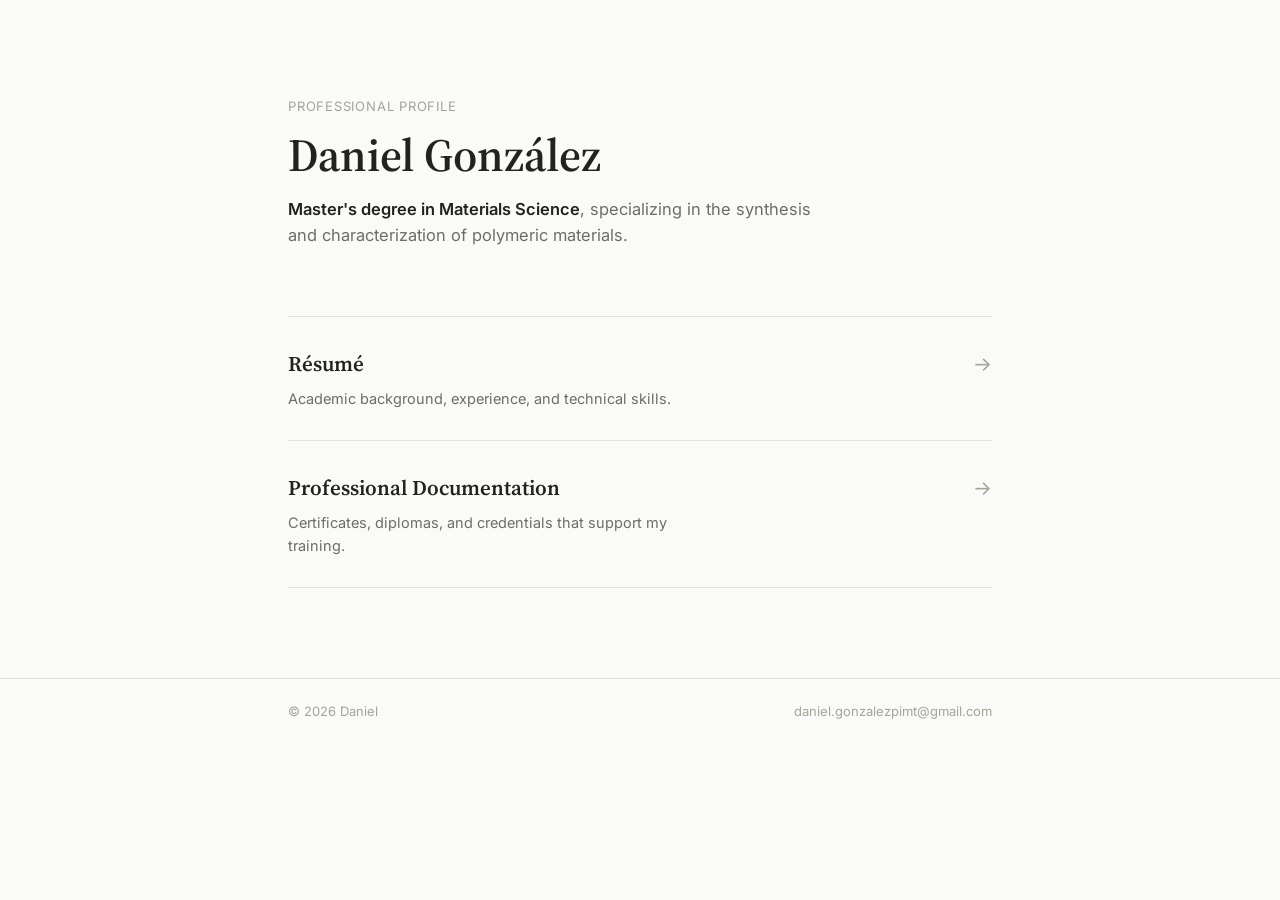
<file: index.html>
<!DOCTYPE html>
<html lang="en">
<head>
<meta charset="UTF-8">
<meta name="viewport" content="width=device-width, initial-scale=1.0">
<title>Daniel — Professional Profile</title>
<link rel="preconnect" href="https://fonts.googleapis.com">
<link href="https://fonts.googleapis.com/css2?family=Source+Serif+4:opsz,wght@8..60,400;8..60,600&family=Inter:wght@400;500;600&display=swap" rel="stylesheet">
<link rel="stylesheet" href="styles.css">
<style>
  .hero{ padding: 96px 0 12px; }
  .hero h1{
    font-family: var(--font-serif);
    font-weight: 600;
    font-size: clamp(32px, 5.5vw, 46px);
    line-height: 1.15;
    color: var(--text);
  }
  .hero p.subtitle{
    margin-top: 14px;
    max-width: 54ch;
    color: var(--text-muted);
    font-size: 16.5px;
  }
  .hero p.subtitle strong{ color: var(--text); font-weight:600; }

  .index-list{
    margin-top: 56px;
    border-top: 1px solid var(--border);
  }
  .index-item{
    display:flex;
    align-items:baseline;
    justify-content:space-between;
    gap: 24px;
    padding: 30px 0;
    border-bottom: 1px solid var(--border);
    transition: padding-left .15s ease;
  }
  .index-item:hover{ padding-left: 6px; }
  .index-item .item-main h2{
    font-family: var(--font-serif);
    font-size: 21px;
    font-weight: 600;
    margin-bottom: 6px;
  }
  .index-item .item-main p{
    color: var(--text-muted);
    font-size: 14.5px;
    max-width: 44ch;
  }
  .index-item .item-arrow{
    font-size: 20px;
    color: var(--text-dim);
    transition: color .15s ease, transform .15s ease;
    white-space: nowrap;
  }
  .index-item:hover .item-arrow{ color: var(--accent); transform: translateX(3px); }
  .index-item a.stretch{ position:absolute; inset:0; }
  .index-item{ position:relative; }
</style>
</head>
<body>

<main class="wrap">

  <section class="hero">
    <p class="eyebrow">Professional profile</p>
    <h1>Daniel González</h1>
    <p class="subtitle">
      <strong>Master's degree in Materials Science</strong>, specializing in the
      synthesis and characterization of polymeric materials.
    </p>
  </section>

  <section class="index-list" aria-label="Site sections">

    <article class="index-item">
      <a class="stretch" href="cv.html" aria-label="Go to Résumé"></a>
      <div class="item-main">
        <h2>Résumé</h2>
        <p>Academic background, experience, and technical skills.</p>
      </div>
      <span class="item-arrow">→</span>
    </article>

    <article class="index-item">
      <a class="stretch" href="certificados.html" aria-label="Go to Professional Documentation"></a>
      <div class="item-main">
        <h2>Professional Documentation</h2>
        <p>Certificates, diplomas, and credentials that support my training.</p>
      </div>
      <span class="item-arrow">→</span>
    </article>

  </section>

</main>

<footer>
  <div class="wrap">
    <p>© <span id="year"></span> Daniel</p>
    <p>daniel.gonzalezpimt@gmail.com</p>
  </div>
</footer>

<script>document.getElementById('year').textContent = new Date().getFullYear();</script>
</body>
</html>
</file>
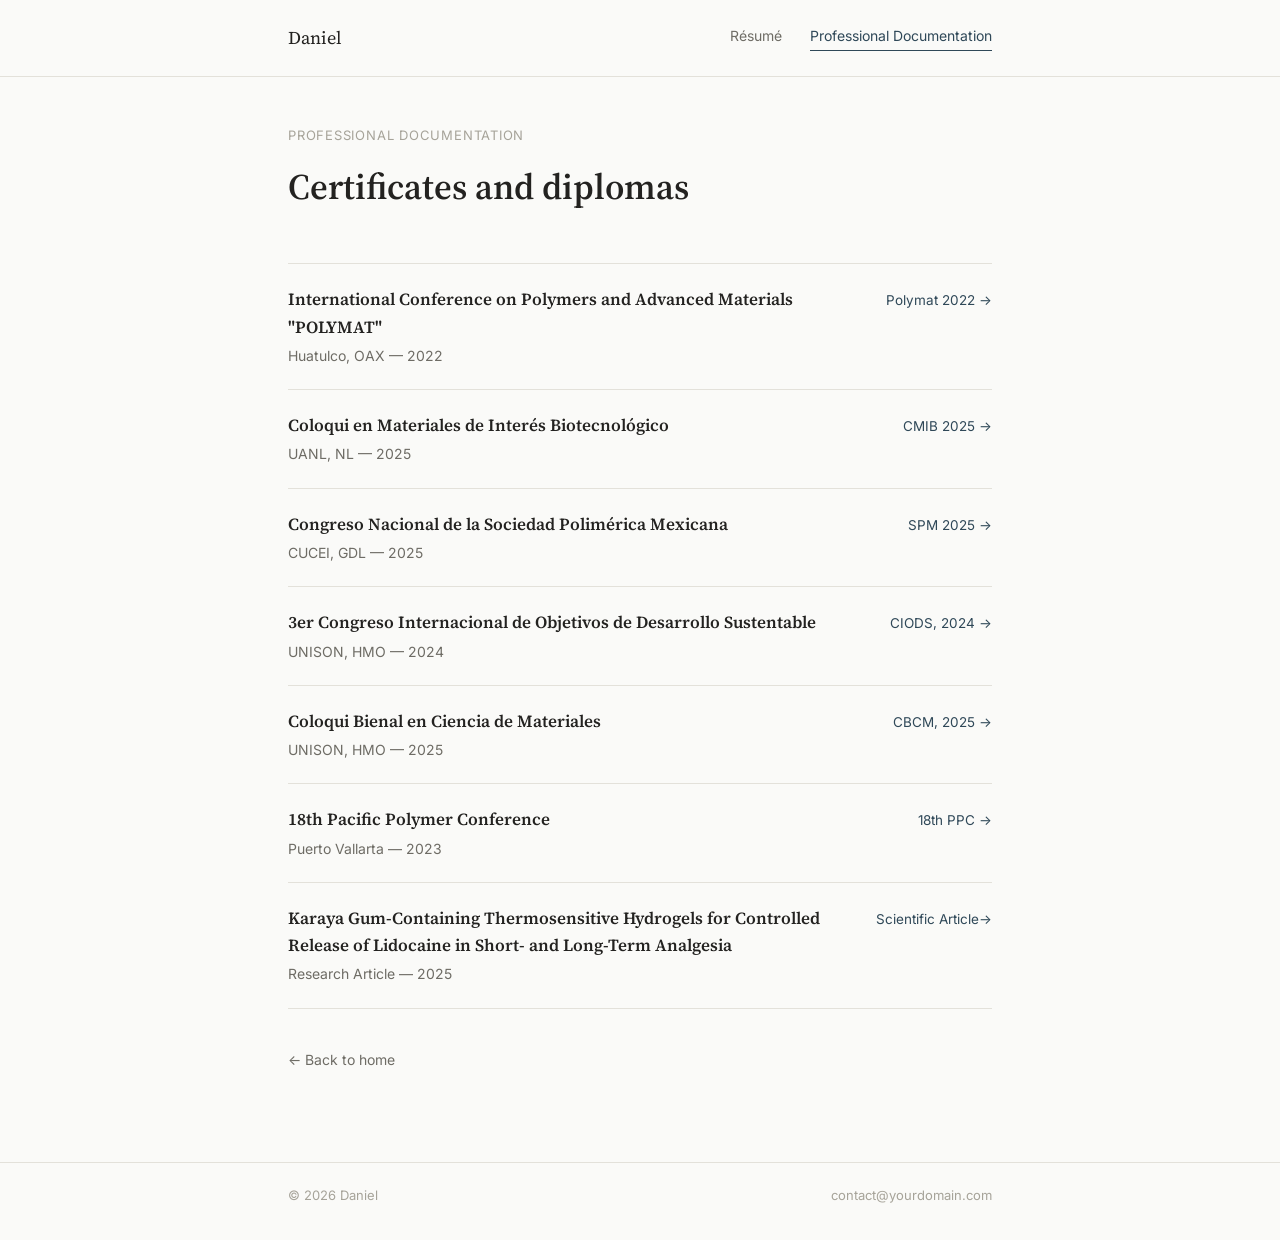
<file: certificados.html>
<!DOCTYPE html>
<html lang="en">
<head>
<meta charset="UTF-8">
<meta name="viewport" content="width=device-width, initial-scale=1.0">
<title>Professional Documentation — Daniel</title>
<link rel="preconnect" href="https://fonts.googleapis.com">
<link href="https://fonts.googleapis.com/css2?family=Source+Serif+4:opsz,wght@8..60,400;8..60,600&family=Inter:wght@400;500;600&display=swap" rel="stylesheet">
<link rel="stylesheet" href="styles.css">
<style>
  .page-head{ padding: 48px 0 8px; }
  .page-head h1{
    font-family: var(--font-serif);
    font-size: clamp(28px, 4.5vw, 36px);
    font-weight: 600;
  }

  .doc-list{ margin-top: 40px; border-top: 1px solid var(--border); }

  .doc-item{
    display:flex; align-items:baseline; justify-content:space-between; gap:20px;
    padding: 22px 0; border-bottom: 1px solid var(--border);
  }
  .doc-item .doc-main h3{
    font-family: var(--font-serif); font-size:17px; font-weight:600; margin-bottom:4px;
  }
  .doc-item .doc-main p{ color:var(--text-muted); font-size:14px; }
  .doc-item a.view{
    font-size: 13.5px; color: var(--accent); white-space:nowrap;
    border-bottom: 1px solid transparent;
  }
  .doc-item a.view:hover{ border-bottom-color: var(--accent); }

  .back{
    display:inline-block; margin-top:40px;
    font-size:14px; color:var(--text-muted);
  }
  .back:hover{ color:var(--accent); }
</style>
</head>
<body>

<header class="topbar">
  <div class="wrap">
    <div class="brand"><a href="index.html">Daniel</a></div>
    <nav>
      <a href="cv.html">Résumé</a>
      <a href="certificados.html" class="active">Professional Documentation</a>
    </nav>
  </div>
</header>

<main class="wrap">

  <div class="page-head">
    <p class="eyebrow">Professional documentation</p>
    <h1>Certificates and diplomas</h1>
  </div>

  <!-- Duplicate .doc-item for each certificate. Place your PDF/image files
       in a "documents" folder next to this HTML file, and point each link
       to the matching filename, e.g.: href="documents/course.pdf" -->
  <div class="doc-list">

    <article class="doc-item">
      <div class="doc-main">
        <h3>
International Conference on Polymers and Advanced Materials
"POLYMAT"</h3>
        <p>Huatulco, OAX — 2022</p>
      </div>
      <a class="view" href="Constancia_1.pdf" target="_blank" rel="noopener">Polymat 2022 →</a>
    </article>

    <article class="doc-item">
      <div class="doc-main">
        <h3>Coloqui en Materiales de Interés Biotecnológico</h3>
        <p>UANL, NL — 2025</p>
      </div>
      <a class="view" href="CMIB25-019-damian.pdf" target="_blank" rel="noopener">CMIB 2025 →</a>
    </article>

    <article class="doc-item">
      <div class="doc-main">
        <h3>Congreso Nacional de la Sociedad Polimérica Mexicana</h3>
        <p>CUCEI, GDL — 2025</p>
      </div>
      <a class="view" href="CNSPM_2025_mio.pdf" target="_blank" rel="noopener">SPM 2025 →</a>
    </article>

    <article class="doc-item">
      <div class="doc-main">
        <h3>3er Congreso Internacional de Objetivos de Desarrollo Sustentable</h3>
        <p>UNISON, HMO — 2024</p>
      </div>
      <a class="view" href="Congreso_CODS.pdf" target="_blank" rel="noopener">CIODS, 2024 →</a>
    </article>    

    <article class="doc-item">
      <div class="doc-main">
        <h3>Coloqui Bienal en Ciencia de Materiales</h3>
        <p>UNISON, HMO — 2025</p>
      </div>
      <a class="view" href="cbcm_2025.pdf" target="_blank" rel="noopener">CBCM, 2025 →</a>
    </article>
    
    <article class="doc-item">
      <div class="doc-main">
        <h3>18th Pacific Polymer Conference</h3>
        <p>Puerto Vallarta — 2023</p>
      </div>
      <a class="view" href="PPC18_Presentation_Certificate.pdf" target="_blank" rel="noopener">18th PPC →</a>
    </article>

    <article class="doc-item">
      <div class="doc-main">
        <h3>Karaya Gum-Containing Thermosensitive Hydrogels for Controlled Release of Lidocaine
            in Short- and Long-Term Analgesia</h3>
        <p>Research Article — 2025</p>
      </div>
      <a class="view" href="Portada_articulo.pdf" target="_blank" rel="noopener">Scientific Article→</a>
    </article>    
    
  </div>

  <a class="back" href="index.html">← Back to home</a>

</main>

<footer>
  <div class="wrap">
    <p>© <span id="year"></span> Daniel</p>
    <p>contact@yourdomain.com</p>
  </div>
</footer>

<script>document.getElementById('year').textContent = new Date().getFullYear();</script>
</body>
</html>
</file>
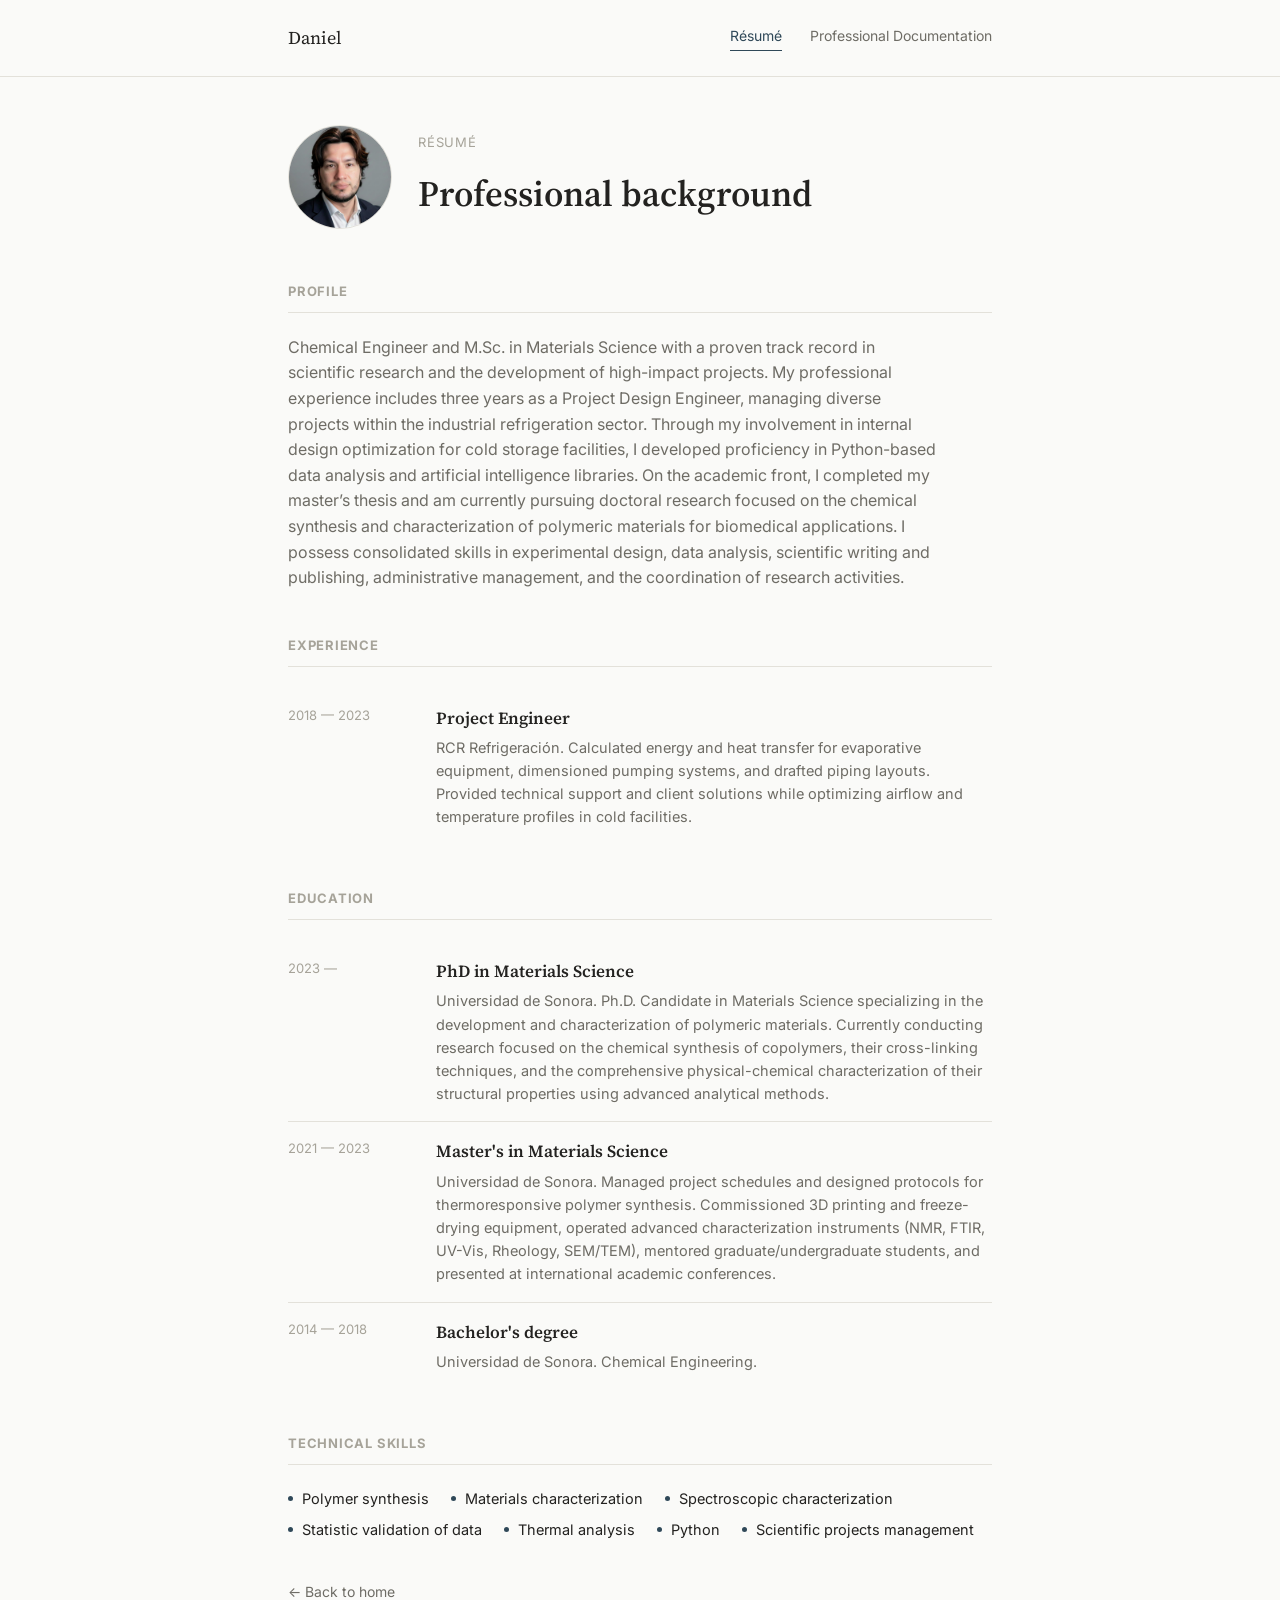
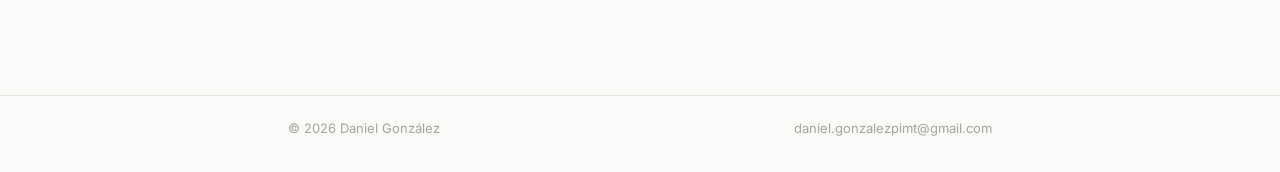
<file: cv.html>
<!DOCTYPE html>
<html lang="en">
<head>
<meta charset="UTF-8">
<meta name="viewport" content="width=device-width, initial-scale=1.0">
<title>Résumé — Daniel</title>
<link rel="preconnect" href="https://fonts.googleapis.com">
<link href="https://fonts.googleapis.com/css2?family=Source+Serif+4:opsz,wght@8..60,400;8..60,600&family=Inter:wght@400;500;600&display=swap" rel="stylesheet">
<link rel="stylesheet" href="styles.css">
<style>
  .page-head{ padding: 48px 0 8px; }
  .page-head-flex{
    display:flex; align-items:center; gap: 26px;
  }
  .page-head h1{
    font-family: var(--font-serif);
    font-size: clamp(28px, 4.5vw, 36px);
    font-weight: 600;
  }
  .profile-photo{
    width: 104px; height: 104px;
    border-radius: 50%;
    object-fit: cover;
    border: 1px solid var(--border);
    flex-shrink: 0;
  }
  .profile-photo-fallback{
    width: 104px; height: 104px;
    border-radius: 50%;
    border: 1px solid var(--border);
    background: var(--accent-soft);
    color: var(--accent);
    font-family: var(--font-serif);
    font-size: 30px;
    align-items: center;
    justify-content: center;
    flex-shrink: 0;
  }
  @media (max-width:480px){
    .page-head-flex{ flex-direction:column; align-items:flex-start; gap:16px; }
  }

  section.block{ margin-top: 44px; }
  section.block h2{
    font-size: 13px; letter-spacing:.06em; text-transform:uppercase;
    color: var(--text-dim); border-bottom:1px solid var(--border);
    padding-bottom: 10px; margin-bottom: 22px;
  }

  .entry{
    display:grid; grid-template-columns: 130px 1fr; gap: 18px;
    padding: 16px 0; border-bottom: 1px solid var(--border);
  }
  .entry:last-child{ border-bottom:none; }
  .entry time{ font-size:13px; color:var(--text-dim); }
  .entry h3{ font-family: var(--font-serif); font-size:17px; font-weight:600; margin-bottom:4px; }
  .entry p{ color:var(--text-muted); font-size:14.5px; }
  @media (max-width:600px){ .entry{ grid-template-columns:1fr; gap:6px; } }

  .skills{ display:flex; flex-wrap:wrap; gap: 8px 22px; }
  .skills span{ font-size:14.5px; color:var(--text); position:relative; padding-left:14px; }
  .skills span::before{
    content:""; position:absolute; left:0; top:9px;
    width:5px; height:5px; border-radius:50%; background:var(--accent);
  }

  .back{
    display:inline-block; margin-top:40px;
    font-size:14px; color:var(--text-muted);
  }
  .back:hover{ color:var(--accent); }
</style>
</head>
<body>

<header class="topbar">
  <div class="wrap">
    <div class="brand"><a href="index.html">Daniel</a></div>
    <nav>
      <a href="cv.html" class="active">Résumé</a>
      <a href="certificados.html">Professional Documentation</a>
    </nav>
  </div>
</header>

<main class="wrap">

  <div class="page-head">
    <div class="page-head-flex">
      <!-- Replace "photo.jpg" with your own image file, placed in this same folder -->
      <img class="profile-photo" src="photo.jpg" alt="Daniel González"
           onerror="this.style.display='none'; this.nextElementSibling.style.display='flex';">
      <div class="profile-photo-fallback" style="display:none;">DG</div>
      <div>
        <p class="eyebrow">Résumé</p>
        <h1>Professional background</h1>
      </div>
    </div>
  </div>

  <!-- Short profile — edit this paragraph -->
  <section class="block">
    <h2>Profile</h2>
    <p style="color:var(--text-muted); max-width:65ch;">
      Chemical Engineer and M.Sc. in Materials Science with a proven track record in scientific research and the development of high-impact projects. My professional experience includes three years as a Project Design Engineer, managing diverse projects within the industrial refrigeration sector. Through my involvement in internal design optimization for cold storage facilities, I developed proficiency in Python-based data analysis and artificial intelligence libraries. On the academic front, I completed my master’s thesis and am currently pursuing doctoral research focused on the chemical synthesis and characterization of polymeric materials for biomedical applications. I possess consolidated skills in experimental design, data analysis, scientific writing and publishing, administrative management, and the coordination of research activities. 
    </p>
  </section>

  <!-- Experience — duplicate .entry for each position -->
  <section class="block">
    <h2>Experience</h2>
    <div class="entry">
      <time>2018 — 2023</time>
      <div>
        <h3>Project Engineer</h3>
        <p style="color:var(--text-muted); max-width:65ch;">
        <p>RCR Refrigeración. Calculated energy and heat transfer for evaporative equipment, dimensioned pumping systems, and drafted piping layouts. Provided technical support and client solutions while optimizing airflow and temperature profiles in cold facilities.</p>
      </div>
    </div>
  </section>

  <!-- Education -->
  <section class="block">
    <h2>Education</h2>
    <div class="entry">
      <time>2023 — </time>
      <div>
        <h3>PhD in Materials Science</h3>
        <p>Universidad de Sonora. Ph.D. Candidate in Materials Science specializing in the development and characterization of polymeric materials. Currently conducting research focused on the chemical synthesis of copolymers, their cross-linking techniques, and the comprehensive physical-chemical characterization of their structural properties using advanced analytical methods.</p>
      </div>
     </div> 
     <div class="entry">
      <time>2021 — 2023</time>
      <div>
        <h3>Master's in Materials Science</h3>
        <p>Universidad de Sonora. Managed project schedules and designed protocols for thermoresponsive polymer synthesis. Commissioned 3D printing and freeze-drying equipment, operated advanced characterization instruments (NMR, FTIR, UV-Vis, Rheology, SEM/TEM), mentored graduate/undergraduate students, and presented at international academic conferences.</p>
      </div>
    </div>
    <div class="entry">
      <time>2014 — 2018</time>
      <div>
        <h3>Bachelor's degree</h3>
        <p>Universidad de Sonora. Chemical Engineering.</p>
      </div>
    </div>
  </section>

  <!-- Technical skills -->
  <section class="block">
    <h2>Technical skills</h2>
    <div class="skills">
      <span>Polymer synthesis</span>
      <span>Materials characterization</span>
      <span>Spectroscopic characterization</span>
      <span>Statistic validation of data</span>
      <span>Thermal analysis</span>
      <span>Python</span>
      <span>Scientific projects management</span>
    </div>
  </section>

  <a class="back" href="index.html">← Back to home</a>

</main>

<footer>
  <div class="wrap">
    <p>© <span id="year"></span> Daniel González</p>
    <p>daniel.gonzalezpimt@gmail.com</p>
  </div>
</footer>

<script>document.getElementById('year').textContent = new Date().getFullYear();</script>
</body>
</html>
</file>
<file: styles.css>
/* ============================================================
   TOKENS — sober, professional palette
   ============================================================ */
:root{
  --bg:          #FAFAF8;
  --surface:     #FFFFFF;
  --border:      #E3E1DA;
  --text:        #232220;
  --text-muted:  #6E6C65;
  --text-dim:    #A6A399;
  --accent:      #2F4858; /* azul pizarra — color principal */
  --accent-soft: #EEF2F4;
  --radius:      4px;

  --font-serif: 'Source Serif 4', Georgia, 'Times New Roman', serif;
  --font-sans:  'Inter', -apple-system, 'Segoe UI', sans-serif;
}

*{ box-sizing:border-box; margin:0; padding:0; }

html{ scroll-behavior:smooth; }

body{
  background: var(--bg);
  color: var(--text);
  font-family: var(--font-sans);
  line-height: 1.6;
  min-height: 100vh;
}

a{ color:inherit; text-decoration:none; }

::selection{ background: var(--accent-soft); color: var(--accent); }

:focus-visible{
  outline: 2px solid var(--accent);
  outline-offset: 3px;
}

.wrap{
  max-width: 760px;
  margin: 0 auto;
  padding: 0 28px;
}

/* ============================================================
   HEADER
   ============================================================ */
.topbar{
  border-bottom: 1px solid var(--border);
  background: var(--bg);
}
.topbar .wrap{
  display:flex;
  align-items:center;
  justify-content:space-between;
  height: 76px;
}
.brand{
  font-family: var(--font-serif);
  font-size: 18px;
  color: var(--text);
}
.topbar nav{
  display:flex; gap: 28px;
  font-size: 14px;
  color: var(--text-muted);
}
.topbar nav a{ border-bottom: 1px solid transparent; padding-bottom: 3px; }
.topbar nav a:hover{ color: var(--accent); border-bottom-color: var(--accent); }
.topbar nav a.active{ color: var(--accent); border-bottom-color: var(--accent); }

/* ============================================================
   LABELS
   ============================================================ */
.eyebrow{
  font-size: 13px;
  letter-spacing: 0.06em;
  text-transform: uppercase;
  color: var(--text-dim);
  margin-bottom: 12px;
}

/* ============================================================
   FOOTER
   ============================================================ */
footer{
  border-top: 1px solid var(--border);
  margin-top: 90px;
}
footer .wrap{
  padding-top: 22px;
  padding-bottom: 34px;
  display:flex;
  justify-content:space-between;
  align-items:center;
  flex-wrap: wrap;
  gap: 10px;
}
footer p{
  font-size: 13px;
  color: var(--text-dim);
}
</file>
